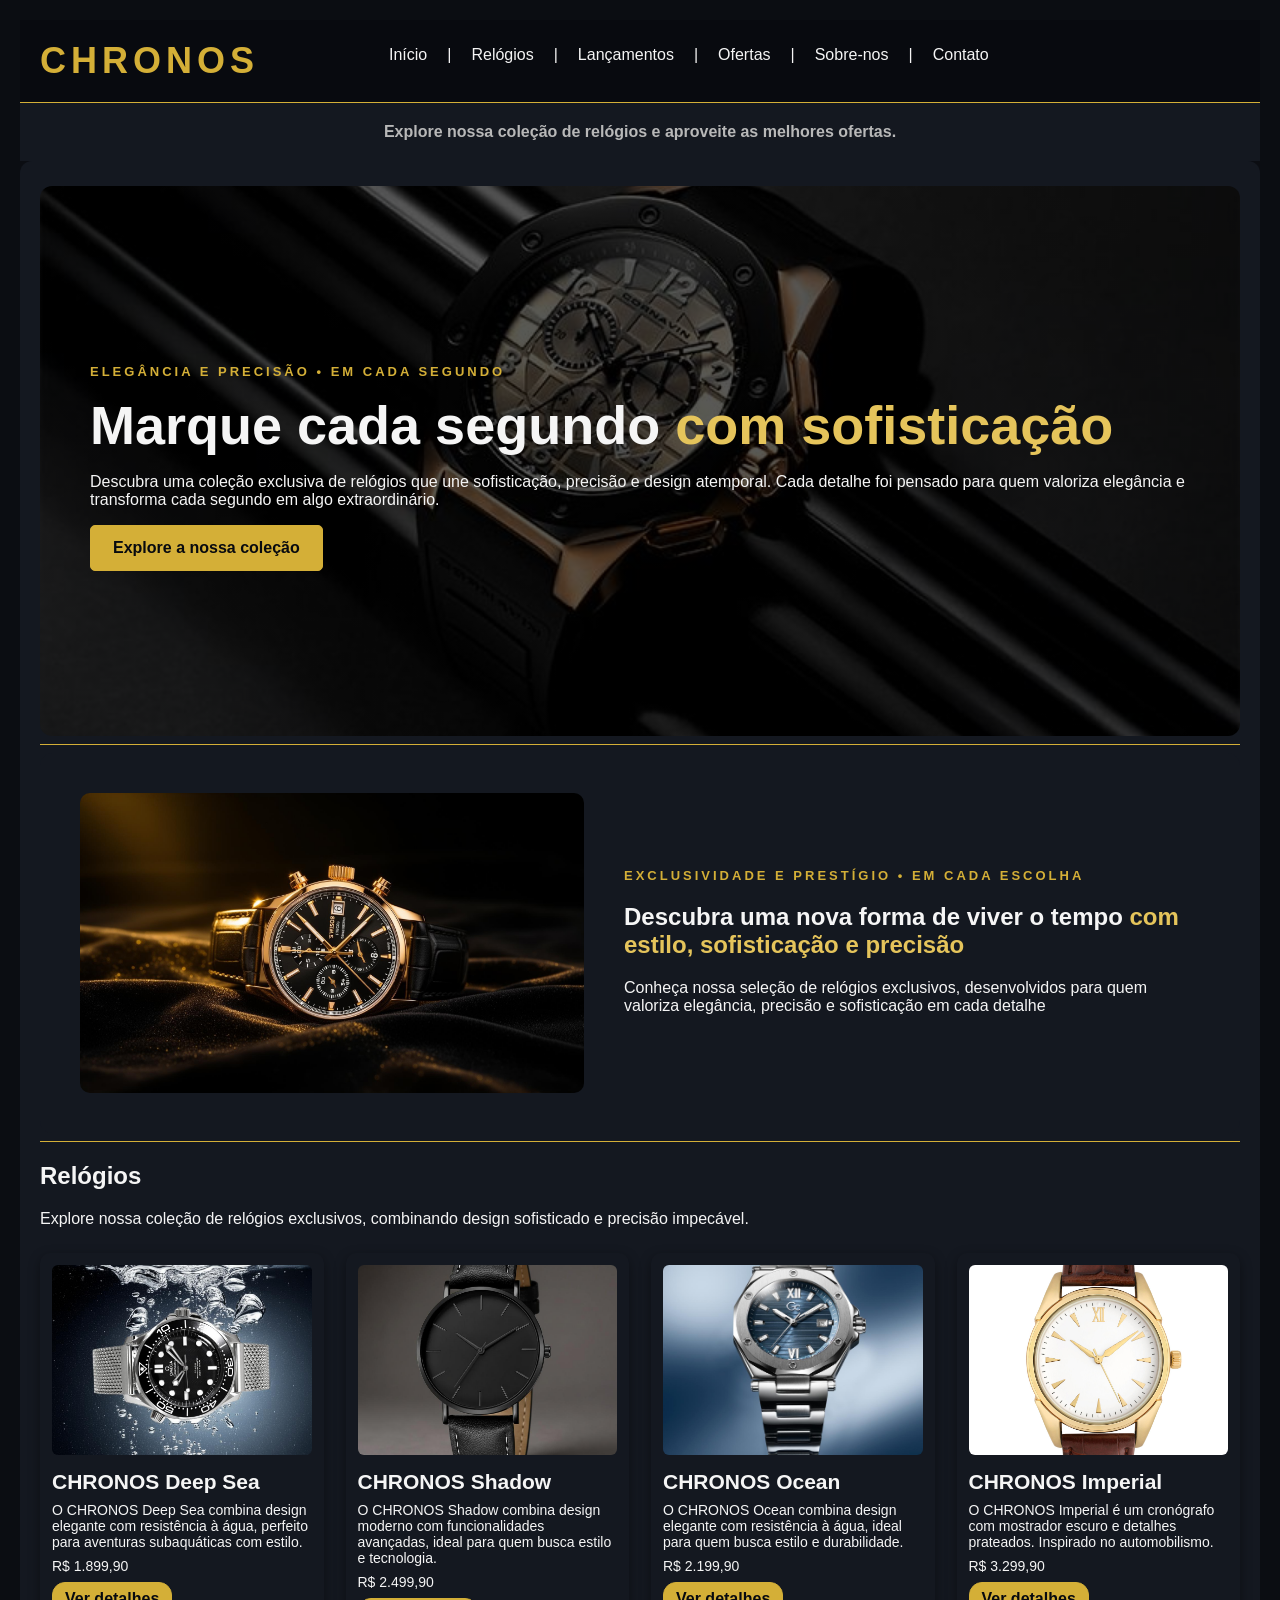
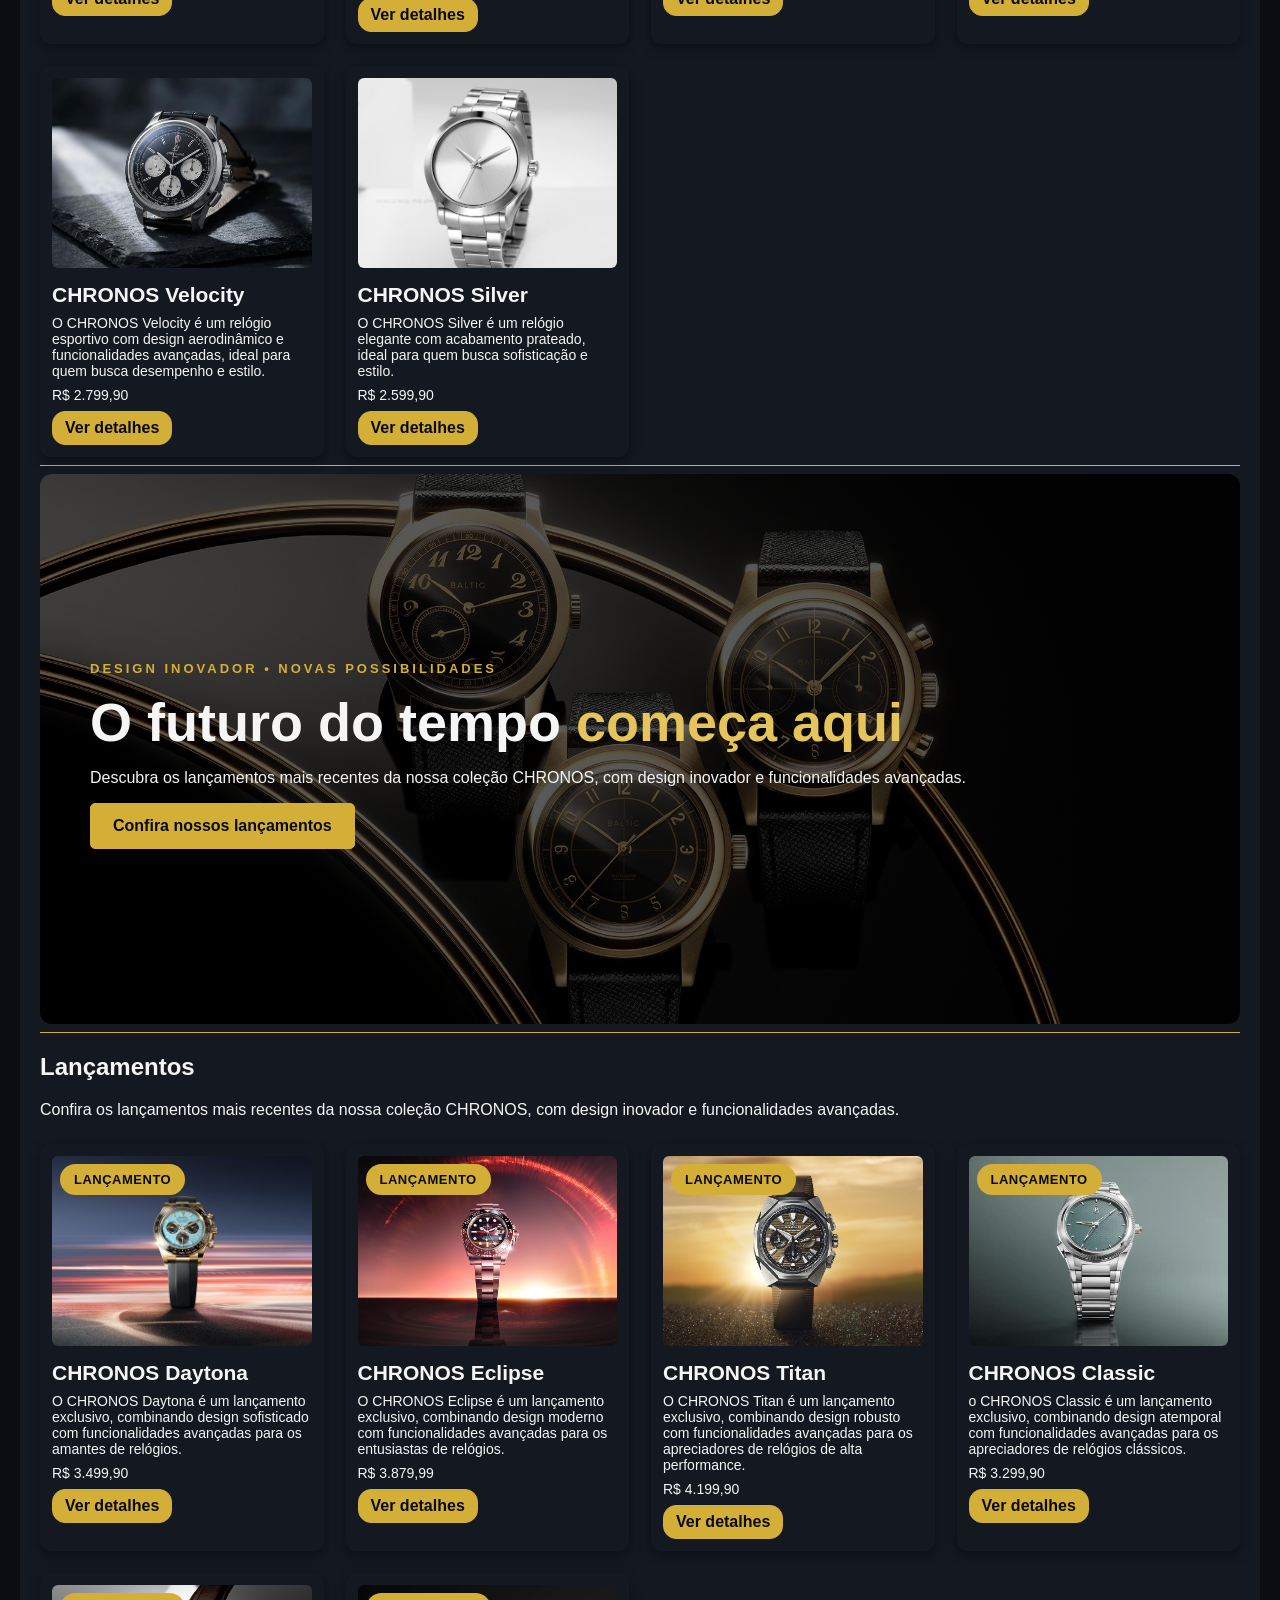
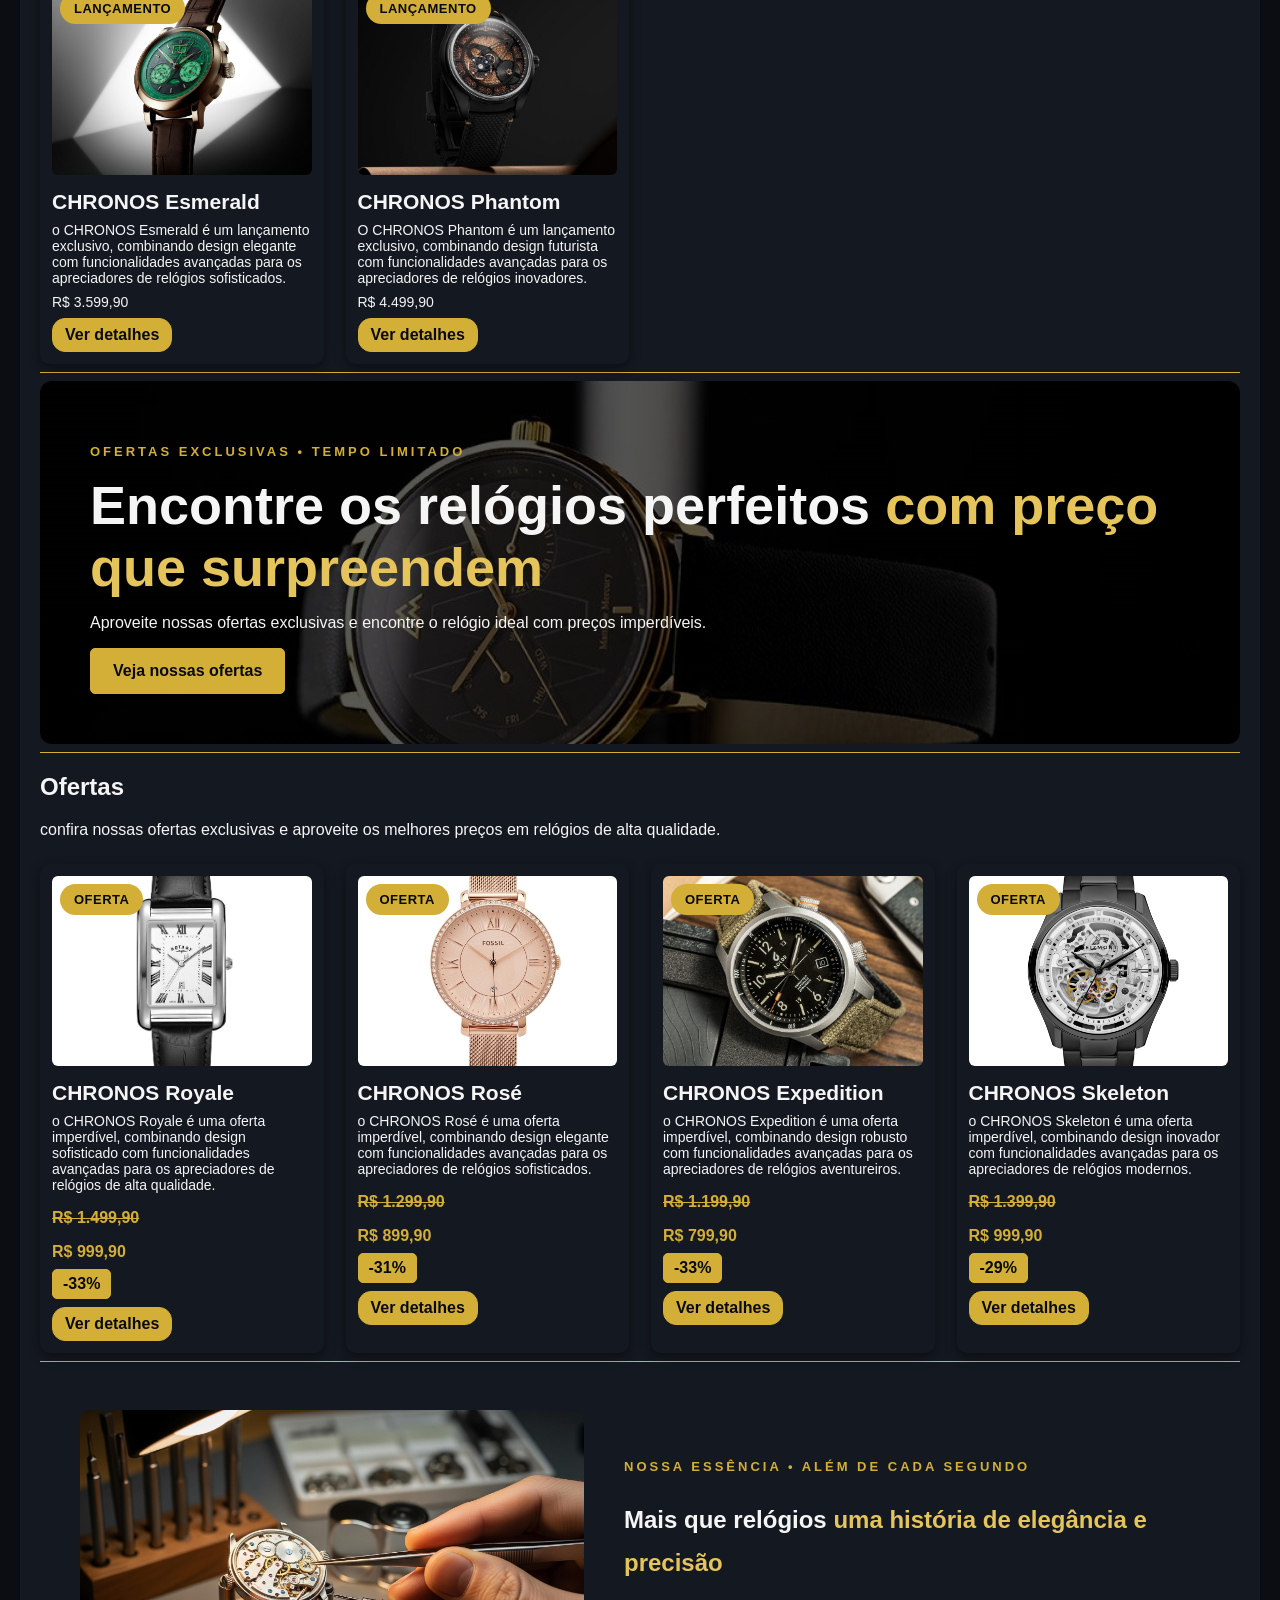
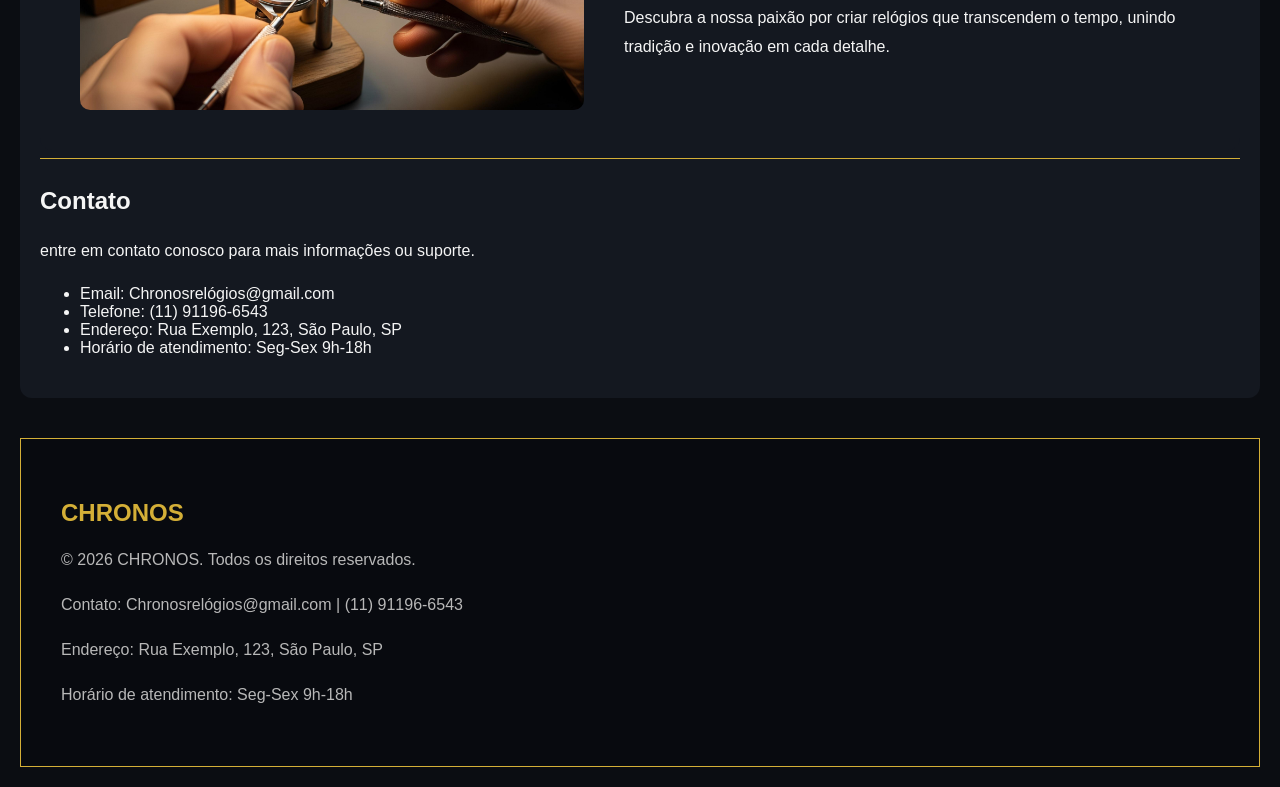
<file: index.html>
<!DOCTYPE html>
<html lang="pt-BR">
<head>
    <meta charset="UTF-8">
    <meta name="viewport" content="width=device-width, initial-scale=1.0">
    <link rel="icon" type="image/png" href="Imagem do ChatGPT 6 de nov. de 2026, 17_17_35.png">
    <link rel="stylesheet" href="style.css">
    <title>CHRONOS</title>
</head>
<body>
    <header>
        <h1 class="teste">CHRONOS</h1>
        <div align="center">    
            <nav>
                <a href="#Início">Início</a>|
                <a href="#Relógios">Relógios</a>|
                <a href="#Lançamentos">Lançamentos</a>|
                <a href="#Ofertas">Ofertas</a>|
                <a href="#sobre">Sobre-nos</a>|
                <a href="#contato">Contato</a>
            </nav>
        </div>
    </header>
    <p class="teste1">Explore nossa coleção de relógios e aproveite as melhores ofertas.</p>
    <main>
    <section class="banner-principal" id="Início">
        <div class="banner-conteudo">

            <p class="subtitulo">ELEGÂNCIA E PRECISÃO • EM CADA SEGUNDO</p>

            <h1>Marque cada segundo <span>com sofisticação</span></h1>

            <p>Descubra uma coleção exclusiva de relógios que une sofisticação, precisão e design atemporal. Cada detalhe foi pensado para quem valoriza elegância e transforma cada segundo em algo extraordinário.</p>

            <a href="#Relógios" class="botao-banner">Explore a nossa coleção</a>
        </div>
    </section>

    <hr>

    <section class="banner-inicio" id="banner-inicio">

        <img src="Imagem do ChatGPT 5 de nov. de 2026, 20_47_26.png" alt="Banner do inicio">

        <div class="banner-conteudo">

            <p class="subtitulo">EXCLUSIVIDADE E PRESTÍGIO • EM CADA ESCOLHA</p>

            <h1>Descubra uma nova forma de viver o tempo <span>com estilo, sofisticação e precisão</span></h1>

            <p>Conheça nossa seleção de relógios exclusivos, desenvolvidos para quem valoriza elegância, precisão e sofisticação em cada detalhe</p>

        </div>
    </section>

    <hr>

    <section>
        <h2 id="Relógios">Relógios</h2>
        <p>Explore nossa coleção de relógios exclusivos, combinando design sofisticado e precisão impecável.</p>
        <div class="container-cards">

            <div class="card">
                <img src="Imagem do ChatGPT 6 de nov. de 2026, 16_45_02.jpg" alt="CHRONOS Deep Sea">
                <h3>CHRONOS Deep Sea</h3>
                <p>O CHRONOS Deep Sea combina design elegante com resistência à água, perfeito para aventuras subaquáticas com estilo.</p>
                <p class="preco">R$ 1.899,90</p>
                <a href="produto.html?produto=CHRONOS Deep Sea" class="botao-card">Ver detalhes</a>
            </div>
            <div class="card">
                <img src="Imagem do ChatGPT 6 de nov. de 2026, 16_45_31.jpg" alt="CHRONOS Shadow">
                <h3>CHRONOS Shadow</h3>
                <p>O CHRONOS Shadow combina design moderno com funcionalidades avançadas, ideal para quem busca estilo e tecnologia.</p>
                <p class="preco">R$ 2.499,90</p>
                <a href="produto.html?produto=CHRONOS Shadow" class="botao-card">Ver detalhes</a>
            </div>
            <div class="card">
                <img src="Imagem do ChatGPT 6 de nov. de 2026, 16_46_12.jpg" alt="CHRONOS Ocean">
                <h3>CHRONOS Ocean</h3>
                <p>O CHRONOS Ocean combina design elegante com resistência à água, ideal para quem busca estilo e durabilidade.</p>
                <p class="preco">R$ 2.199,90</p>
                <a href="produto.html?produto=CHRONOS Ocean" class="botao-card">Ver detalhes</a>
            </div>
            <div class="card">
                <img src="Imagem do ChatGPT 6 de nov. de 2026, 16_46_18.jpg" alt="CHRONOS Imperial">
                <h3>CHRONOS Imperial</h3>
                <p>O CHRONOS Imperial é um cronógrafo com mostrador escuro e detalhes prateados. Inspirado no automobilismo.</p>
                <p class="preco">R$ 3.299,90</p>
                <a href="produto.html?produto=CHRONOS Imperial" class="botao-card">Ver detalhes</a>
            </div>
            <div class="card">
                <img src="Imagem do ChatGPT 6 de nov. de 2026, 16_46_28.jpg" alt="CHRONOS Velocity">
                <h3>CHRONOS Velocity</h3>
                <p>O CHRONOS Velocity é um relógio esportivo com design aerodinâmico e funcionalidades avançadas, ideal para quem busca desempenho e estilo.</p>
                <p class="preco">R$ 2.799,90</p>
                <a href="produto.html?produto=CHRONOS Velocity" class="botao-card">Ver detalhes</a>
            </div>
            <div class="card">
                <img src="Imagem do ChatGPT 6 de nov. de 2026, 16_47_07.jpg" alt="CHRONOS Silver">
                <h3>CHRONOS Silver</h3>
                <p>O CHRONOS Silver é um relógio elegante com acabamento prateado, ideal para quem busca sofisticação e estilo.</p>
                <p class="preco">R$ 2.599,90</p>
                <a href="produto.html?produto=CHRONOS Silver" class="botao-card">Ver detalhes</a>
            </div>
        </div>
    </section>

    <hr>

    <section class="banner-lançamentos" id="Lançamentos">
        <div class="banner-conteudo">

            <p class="subtitulo">DESIGN INOVADOR • NOVAS POSSIBILIDADES</p>

            <h1>O futuro do tempo <span>começa aqui</span></h1>

            <p>Descubra os lançamentos mais recentes da nossa coleção CHRONOS, com design inovador e funcionalidades avançadas.</p>

            <a href="#Lançamentos" class="botao-banner">Confira nossos lançamentos</a>
        </div>
    </section>

    <hr>

    <section>
        <h2 id="Lançamentos">Lançamentos</h2>
        <p>Confira os lançamentos mais recentes da nossa coleção CHRONOS, com design inovador e funcionalidades avançadas.</p>
        <div class="container-cards">

            <div class="card">
                <span class="selo">LANÇAMENTO</span>
                <img src="chronos-lancamento-1.jpg" alt="CHRONOS Daytona">
                <h3>CHRONOS Daytona</h3>
                <p>O CHRONOS Daytona é um lançamento exclusivo, combinando design sofisticado com funcionalidades avançadas para os amantes de relógios.</p>
                <p class="preco">R$ 3.499,90</p>
                <a href="produto.html?produto=CHRONOS Daytona" class="botao-card">Ver detalhes</a>
            </div>
            <div class="card">
                <span class="selo">LANÇAMENTO</span>
                <img src="chronos-lancamento-2.jpg" alt="CHRONOS Eclipse">
                <h3>CHRONOS Eclipse</h3>
                <p>O CHRONOS Eclipse é um lançamento exclusivo, combinando design moderno com funcionalidades avançadas para os entusiastas de relógios.</p>
                <p class="preco">R$ 3.879,99</p>
                <a href="produto.html?produto=CHRONOS Eclipse" class="botao-card">Ver detalhes</a>
            </div>
            <div class="card">
                <span class="selo">LANÇAMENTO</span>
                <img src="chronos-lancamento-3.jpg" alt="CHRONOS Titan">
                <h3>CHRONOS Titan</h3>
                <p>O CHRONOS Titan é um lançamento exclusivo, combinando design robusto com funcionalidades avançadas para os apreciadores de relógios de alta performance.</p>
                <p class="preco">R$ 4.199,90</p>
                <a href="produto.html?produto=CHRONOS Titan" class="botao-card">Ver detalhes</a>
            </div>
            <div class="card">
                <span class="selo">LANÇAMENTO</span>
                <img src="chronos-lancamento-4.jpg" alt="CHRONOS Classic">
                <h3>CHRONOS Classic</h3>
                <p>o CHRONOS Classic é um lançamento exclusivo, combinando design atemporal com funcionalidades avançadas para os apreciadores de relógios clássicos.</p>
                <p class="preco">R$ 3.299,90</p>
                <a href="produto.html?produto=CHRONOS Classic" class="botao-card">Ver detalhes</a>
            </div>
            <div class="card">
                <span class="selo">LANÇAMENTO</span>
                <img src="chronos-lancamento-5.jpg" alt="CHRONOS Esmerald">
                <h3>CHRONOS Esmerald</h3>
                <p>o CHRONOS Esmerald é um lançamento exclusivo, combinando design elegante com funcionalidades avançadas para os apreciadores de relógios sofisticados.</p>
                <p class="preco">R$ 3.599,90</p>
                <a href="produto.html?produto=CHRONOS Esmerald" class="botao-card">Ver detalhes</a>
            </div>
            <div class="card">
                <span class="selo">LANÇAMENTO</span>
                <img src="chronos-lancamento-6.jpg" alt="CHRONOS Phantom">
                <h3>CHRONOS Phantom</h3>
                <p>O CHRONOS Phantom é um lançamento exclusivo, combinando design futurista com funcionalidades avançadas para os apreciadores de relógios inovadores.</p>
                <p class="preco">R$ 4.499,90</p>
                <a href="produto.html?produto=CHRONOS Phantom" class="botao-card">Ver detalhes</a>
            </div>
        </div>
    </section>

    <hr>

    <section class="banner-ofertas" id="Ofertas">
        <div class="banner-conteudo">

            <p class="subtitulo">OFERTAS EXCLUSIVAS • TEMPO LIMITADO</p>

            <h1>Encontre os relógios perfeitos <span>com preço que surpreendem</span></h1>

            <p>Aproveite nossas ofertas exclusivas e encontre o relógio ideal com preços imperdíveis.</p>

            <a href="#Ofertas" class="botao-banner">Veja nossas ofertas</a>
        </div>
    </section>

    <hr>

    <section>
        <h2 id="Ofertas">Ofertas</h2>
        <p>confira nossas ofertas exclusivas e aproveite os melhores preços em relógios de alta qualidade.</p>
        <div class="container-cards">

            <div class="card">
                <span class="selo">OFERTA</span>
                <img src="Imagem do ChatGPT 7 de nov. de 2026, 16_21_48.png" alt="CHRONOS Royale">
                <h3>CHRONOS Royale</h3>
                <p>o CHRONOS Royale é uma oferta imperdível, combinando design sofisticado com funcionalidades avançadas para os apreciadores de relógios de alta qualidade.</p>
                <span class="preco-antigo">R$ 1.499,90</span>
                <span class="preco-atual">R$ 999,90</span>
                <span class="desconto">-33%</span>
                <a href="produto.html?produto=CHRONOS Royale" class="botao-card">Ver detalhes</a>
            </div>
            <div class="card">
                <span class="selo">OFERTA</span>
                <img src="Imagem do ChatGPT 7 de nov. de 2026, 16_21_54.png" alt="CHRONOS Rosé">
                <h3>CHRONOS Rosé</h3>
                <p>o CHRONOS Rosé é uma oferta imperdível, combinando design elegante com funcionalidades avançadas para os apreciadores de relógios sofisticados.</p>
                <span class="preco-antigo">R$ 1.299,90</span>
                <span class="preco-atual">R$ 899,90</span>
                <span class="desconto">-31%</span>
                <a href="produto.html?produto=CHRONOS Rosé" class="botao-card">Ver detalhes</a>
            </div>
            <div class="card">
                <span class="selo">OFERTA</span>
                <img src="Imagem do ChatGPT 7 de nov. de 2026, 16_21_59.png" alt="CHRONOS Expedition">
                <h3>CHRONOS Expedition</h3>
                <p>o CHRONOS Expedition é uma oferta imperdível, combinando design robusto com funcionalidades avançadas para os apreciadores de relógios aventureiros.</p>
                <span class="preco-antigo">R$ 1.199,90</span>
                <span class="preco-atual">R$ 799,90</span>
                <span class="desconto">-33%</span>
                <a href="produto.html?produto=CHRONOS Expedition" class="botao-card">Ver detalhes</a>
            </div>
            <div class="card">
                <span class="selo">OFERTA</span>
                <img src="Imagem do ChatGPT 7 de nov. de 2026, 16_22_03.png" alt="CHRONOS Skeleton">
                <h3>CHRONOS Skeleton</h3>
                <p>o CHRONOS Skeleton é uma oferta imperdível, combinando design inovador com funcionalidades avançadas para os apreciadores de relógios modernos.</p>
                <span class="preco-antigo">R$ 1.399,90</span>
                <span class="preco-atual">R$ 999,90</span>
                <span class="desconto">-29%</span>
                <a href="produto.html?produto=CHRONOS Skeleton" class="botao-card">Ver detalhes</a>
            </div>
        </div>
    </section>

    <hr>

    <section class="banner-sobre" id="sobre">

        <img src="Imagem do ChatGPT 7 de nov. de 2026, 16_38_15.png" alt="Banner sobre">

        <div class="banner-conteudo">

            <p class="subtitulo">NOSSA ESSÊNCIA • ALÉM DE CADA SEGUNDO</p>

            <h1>Mais que relógios <span>uma história de elegância e precisão</span></h1>

            <p>Descubra a nossa paixão por criar relógios que transcendem o tempo, unindo tradição e inovação em cada detalhe.</p>
        </div>
    </section>

    <hr>

    <section>
        <h2 id="contato">Contato</h2>
        <p>entre em contato conosco para mais informações ou suporte.</p>
        <ul>
            <li>Email: Chronosrelógios@gmail.com</li>
            <li>Telefone: (11) 91196-6543</li>
            <li>Endereço: Rua Exemplo, 123, São Paulo, SP</li>
            <li>Horário de atendimento: Seg-Sex 9h-18h</li>
        </ul>
    </section>
    </main>

    <footer>
        <h2>CHRONOS</h2>

        <p>&copy; 2026 CHRONOS. Todos os direitos reservados.</p>

        <p>Contato: Chronosrelógios@gmail.com | (11) 91196-6543</p>

        <p>Endereço: Rua Exemplo, 123, São Paulo, SP</p>

        <p>Horário de atendimento: Seg-Sex 9h-18h</p>
    </footer>
</body>
</html>
</file>
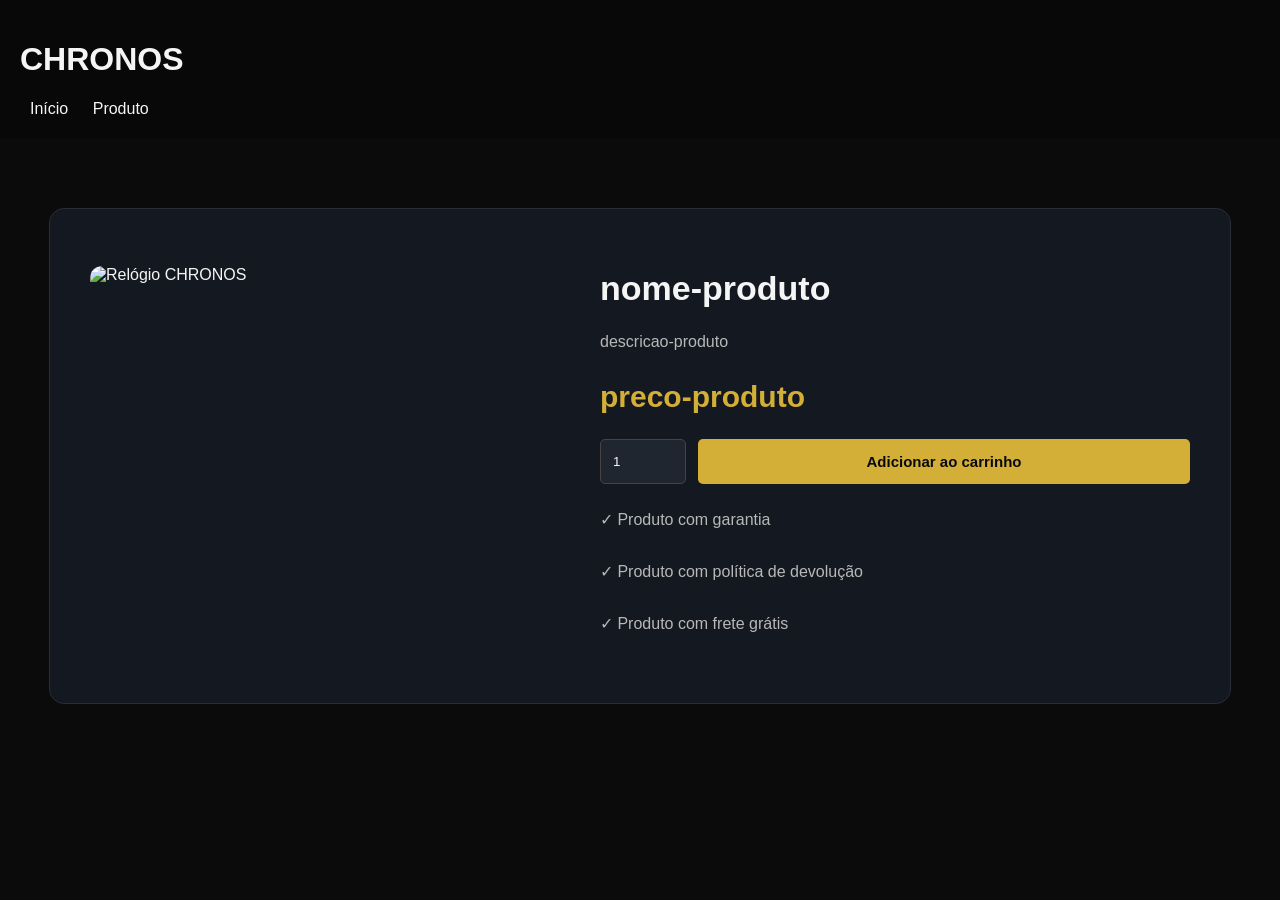
<file: produto.html>
<!DOCTYPE html>
<html lang="pt-BR">
<head>
    <meta charset="UTF-8">
    <meta name="viewport" content="width=device-width, initial-scale=1.0">
    <link rel="icon" type="image/png" href="Imagem do ChatGPT 6 de nov. de 2026, 17_17_35.png">
    <link rel="stylesheet" href="page.css">
    <title>CHRONOS | Produto</title>
</head>
<body>
    <header>
        <h1>CHRONOS</h1>
        <nav>
            <a href="index.html">Início</a>
            <a href="produto.html">Produto</a>
        </nav>
    </header>
    <main>
        <section id="produto">
            <img id="imagem-produto" alt="Relógio CHRONOS">

            <div class="informacoes">
                <h2 id="nome-produto">nome-produto</h2>

                <p id="descricao-produto">descricao-produto</p>

                <span class="preco" id="preco-produto">preco-produto</span>

                <div class="compra">
                    <input type="number" value="1" min="1" id="quantidade">

                <button id="adicionar-carrinho">Adicionar ao carrinho</button>
            </div>

            <p class="garantia">✓ Produto com garantia</p>
            <p class="garantia">✓ Produto com política de devolução</p>
            <p class="garantia">✓ Produto com frete grátis</p>

        </div>
        </section>
    </main>

    <script src="script.js"></script>
</body>
</html>
</file>
<file: style.css>
body {
    font-family: arial, sans-serif;
    margin: 0;
    padding: 20px;
    background-color: #0B0D12;
    color: #F5F5F5;
}

main {
    max-width: 1200px;
    margin: 0 auto;
    padding: 25px 20px;
    border-radius: 12px;
    background-color: #141820;
    color: #F5F5F5;
}

header { 
    display: flex;
    gap: 120px;
    padding: 20px;
    text-align: center;
    border-bottom: 1px solid #D4AF37;
    background-color: #080A0F;
    color: #F5F5F5;
}

header p {
    color: #D4AF37;
    margin: 5px 0 18px;
}

.teste {
    color: #D4AF37;
    margin: 0;
    text-align: center;
    font-size: 36px;
    letter-spacing: 5px;
}

nav {
    display: flex;
    justify-content: center;
    gap: 10px;
    align-items: center;
    flex-wrap: wrap;
}

nav a {
    color: #F5F5F5;
    padding: 6px 10px;
    transition: color 0.3s ease;
    text-decoration: none;
    border-radius: 4px;
}

nav a:hover {
    color: #D4AF37;
    background-color: #202630;
}

.teste1 {
    padding: 20px;
    font-weight: bold;
    text-align: center;
    margin: 0;
    color: #B8B8B8;
    background-color: #141820;
}

hr {
    border: none;
    margin-bottom: 8px;
    border-top: 1px solid #D4AF37;
}

section > hr {
    color: #D4AF37;
    margin-bottom: 8px;
    font-size: 30px;
}

section > p {
    margin-bottom: 25px;
}

.banner-principal {
    min-height: 450px;
    display: flex;
    align-items: center;
    overflow: hidden;
    border-radius: 12px;
    padding: 50px;

    background-image: linear-gradient(rgba(0, 0, 0, 0.65), rgba(0, 0, 0, 0.65)), url(Imagem\ do\ ChatGPT\ 8\ de\ nov.\ de\ 2026\,\ 16_40_54.png);
    background-position: center;
    background-repeat: no-repeat;
    background-size: cover;
} 

.banner-lançamentos {
    min-height: 450px;
    display: flex;
    align-items: center;
    overflow: hidden;
    border-radius: 12px;
    padding: 50px;

    background-image: linear-gradient(rgba(0, 0, 0, 0.65), rgba(0, 0, 0, 0.65)), url(Imagem\ do\ ChatGPT\ 8\ de\ nov.\ de\ 2026\,\ 16_46_43.png);
    background-position: center;
    background-size: cover;
    background-repeat: no-repeat;
}

.banner-ofertas {
    min-width: 450px;
    display: flex;
    align-items: center;
    overflow: hidden;
    border-radius: 12px;
    padding: 50px;
    
    background-image: linear-gradient(rgba(0, 0, 0, 0.65), rgba(0, 0, 0, 0.65)), url(Imagem\ do\ ChatGPT\ 8\ de\ nov.\ de\ 2026\,\ 16_51_49.png);
    background-size: cover;
    background-repeat: no-repeat;
    background-position: center;
}

.banner-conteudo {
    min-height: 0;
}

.subtitulo {
    color: #D4AF37;
    font-size: 13px;
    letter-spacing: 3px;
    font-weight: bold;
}

.banner-ofertas h1 {
    margin: 15px 0;
    font-size: clamp(34px, 5vw, 54px);
    line-height: 1.15;
}

.banner-ofertas h1 span {
    color: #E5C45B;
}

.banner-principal h1 {
    margin: 15px 0;
    font-size: clamp(34px, 5vw, 54px);
    line-height: 1.15;
}

.banner-principal h1 span {
    color: #E5C45B;
}

.banner-lançamentos h1 {
    margin: 15px 0;
    font-size: clamp(34px, 5vw, 54px);
    line-height: 1.15;
}

.banner-lançamentos h1 span {
    color: #E5C45B;
}

.botao-banner {
    font-weight: bold;
    display: inline-block;
    padding: 13px 22px;
    text-decoration: none;
    color: #080A0F;
    background-color: #D4AF37;
    border: 1px solid #D4AF37;
    border-radius: 5px;
    transition: background-color 0.3s ease;
}

.botao-banner:hover {
    color: #080A0F;
    background-color: #F0CF65;
    transform: translateY(2px);
}

.banner-inicio {
    display: flex;
    align-items: center;
    gap: 40px;
    padding: 40px;
    border-radius: 12px;
    background-color: #141820;
    color: #F5F5F5;
}

.banner-inicio img {
    height: 300px;
    width: 45%;
    object-fit: cover;
    border-radius: 10px;
}

.banner-inicio .banner-conteudo {
    flex: 1;
}

.banner-inicio h1 span {
    color: #E5C45B;
}

.banner-sobre {
    display: flex;
    align-items: center;
    border-radius: 12px;
    gap: 40px;
    padding: 40px;
    background-color: #141820;
    color: #F5F5F5;
}

.banner-sobre img {
    object-fit: cover;
    width: 45%;
    height: 300px;
    border-radius: 10px;
}

.banner-sobre .banner-conteudo {
    flex: 1;
}

.banner-sobre h1 span {
    color: #E5C45B;
}

.container-cards {
    display: grid;
    grid-template-columns: repeat(4, minmax(0, 1fr));
    gap: 22px;
}

.card {
    position: relative;
    min-height: 0;
    overflow: hidden;
    border-radius: 10px;
    padding: 12px;
    transition: 0.3s;
    box-shadow: 0 4px 12px rgba(0, 0, 0, 0.4);
    background-color: #141820;
    color: #F5F5F5
}

.card:hover {
    background-color: #1B222D;
    transform: translateY(-5px);
    box-shadow: 0 10px 25px rgba(0, 0, 0, 0.4);
}

.card a {
    text-decoration: none;
}

.card img {
    display: block;
    width: 100%;
    border-radius: 6px;
    height: 190px;
    object-fit: cover;
}

.card h3 {
    font-size: 21px;
    margin: 15px 0 8px;
    color: #F5F5F5;
}

.card p {
    font-size: 14px;
    margin: 8px 0;
}

.botao-card {
    font-weight: 700;
    display: inline-block;
    border-radius: 13px;
    cursor: pointer;
    padding: 7px 12px;
    transition: 0.3s;
    border: 1px solid #D4AF37;
    background-color: #D4AF37;
    color: #080A0F;
}

.selo {
    position: absolute;
    left: 20px;
    top: 20px;
    z-index: 1;

    background-color: #D4AF37;
    color: #080A0F;

    font-weight: bold;
    padding: 8px 14px;
    border-radius: 20px;
    font-size: 13px;
    letter-spacing: 0.5px;
}

.preco-antigo {
    margin: 8px 0;
    display: block;
    width: fit-content;
    text-decoration: line-through;
    color: #D4AF37;
    font-weight: bold;
    font-size: 16px;
    margin-top: 16px;
}

.preco-atual {
    margin: 8px 0;
    width: fit-content;
    display: block;
    color: #D4AF37;
    font-weight: bold;
    font-size: 16px;
    margin-top: 16px;
}

.desconto {
    margin: 8px 0;
    width: fit-content;
    display: block;
    background-color: #D4AF37;
    color: #080A0F;
    border: 1px solid #D4AF37;
    border-radius: 5px;
    padding: 5px 10px;
    font-weight: bold;
}

footer {
    background-color: #080A0F;
    color: #F5F5F5;
    padding: 40px;
    margin-top: 40px;
    border: 1px solid #D4AF37;
}

footer h2 {
    color: #D4AF37;
    text-decoration: none;
    transition: color 0.3s;
}

footer p {
    color: #B8B8B8;
    line-height: 1.8;
}

footer a {
    color: #D4AF37;
    text-decoration: none;
    transition: color 0.3s;
}

footer a:hover {
    color: #F5F5F5;
}

#sobre,
#contato {
    line-height: 1.8;
}

#contato ul {
    padding-left: 22px;
}

#contato li {
    margin-bottom: 8px;
}

@media (max-width: 950px) {
    .container-cards {
        grid-template-columns: repeat(2, minmax(0, 1fr));
    }
    
    .banner {
        padding: 35px;
    }
}

@media (max-width: 400px) {
    main {
        padding: 18px 14px;
    }

    .teste {
        font-size: 30px;
    }

    nav {
        gap: 4px;
    }

    nav a {
        padding: 5px;
        font-size: 14px;
    }

    .banner {
        padding: 24px;
        min-height: 380px;
        background-position: center;
    }

    .banner h1 {
        font-size: 34px;
    }

    .container-cards {
        grid-template-columns: 1fr;
    }

    .card img {
        height: 220px;
    }

    section > h2 {
        font-size: 26px;
    }

    hr {
        margin: 30px 0;
    }
}

@media (max-width: 600px) {

    body {
        padding: 10px;
    }

    main {
        padding: 15px 10px;
    }

    .banner-inicio,
    .banner-sobre {
        flex-direction: column;
        padding: 20px;
        gap: 20px;
    }

    .banner-inicio img,
    .banner-sobre img {
        width: 100%;
        max-width: 350px;
        height: 250px;
    }

    .banner-inicio .banner-conteudo,
    .banner-sobre .banner-conteudo {
        width: 100%;
        min-width: 0;
    }

    .banner-inicio h1,
    .banner-sobre h1 {
        font-size: 32px;
        overflow-wrap: break-word;
    }

    .banner-inicio p,
    .banner-sobre p {
        overflow-wrap: break-word;
    }

    .banner-principal,
    .banner-lançamentos,
    .banner-ofertas {
        padding: 20px;
        min-height: 350px;
        background-position: center;
    }

    .banner-principal h1,
    .banner-lançamentos h1,
    .banner-ofertas h1 {
        font-size: 32px;
    }

    .banner-principal p,
    .banner-lançamentos p,
    .banner-ofertas p {
        overflow-wrap: break-word;
    }

    footer {
        padding: 20px 12px;
    }

    footer h2 {
        font-size: 26px;
    }

    footer p {
        font-size: 13px;
        overflow-wrap: break-word;
    }

    .preco-antigo,
    .preco-atual,
    .desconto {
        font-size: 14px;
    }

    .botao-card {
        max-width: 100%;
        box-sizing: border-box;
    }
}
</file>
<file: page.css>
body {
    background-color: #0B0B0B;
    color: #F5F5F5;
    font-family: Arial, sans-serif;
    margin: 0;
}

header {
    background-color: #080808;
    padding: 20px;
}

nav a {
    text-decoration: none;
    border-radius: 4px;
    padding: 6px 10px;
    transition: color 0.3s ease; 
    color: #F5F5F5;
}

nav a:hover {
    color: #D4AF37;
    background-color: #202630;
}

#produto {
    display: flex;
    align-items: center;
    gap: 60px;
    max-width: 1100px;
    margin: 70px auto;
    padding: 40px;
    background-color: #141820;
    border: 1px solid #292D35;
    border-radius: 15px;
}

#produto img {
    width: 45%;
    max-width: 450px;
    height: 380px;
    border-radius: 12px;
    object-fit: cover;
}

.imagem-container {
    flex: 1;
    display: flex;
    align-items: center;
    justify-content: center;
    background-color: #0B0D12;
    border-radius: 12px;
    padding: 20px;
}

.imagem-container img {
    width: 100%;
    border-radius: 12px;
    max-width: 450px;
    height: 380px;
    object-fit: contain;
    background-color: #0B0D12;
    padding: 12px;
}

.informacoes {
    flex: 1;
}

.categoria {
    color: #D4AF37;
    font-size: 12px;
    letter-spacing: 2px;
}

.informacoes h2 {
    color: #F5F5F5;
    font-size: 34px;
    margin: 20px 0;
}

.informacoes p {
    color: #B8B8B8;
    font-size: 16px;
    line-height: 1.7;
    margin-bottom: 25px;
}

.preco {
    display: block;
    color: #D4AF37;
    font-size: 30px;
    font-weight: bold;
    margin: 25px 0;
}

.compra {
    display: flex;
    gap: 12px;
}

.compra input {
    width: 60px;
    padding: 12px;
    background-color: #202630;
    color: #F5F5F5;
    border: 1px solid #444;
    border-radius: 5px;
}

.compra button {
    flex: 1;
    background-color: #D4AF37;
    color: #080A0F;
    border: none;
    border-radius: 5px;
    cursor: pointer;
    font-weight: bold;
    padding: 14px;
}

.compra button:hover {
    background-color: #F0CF65;
}

.garantia {
    margin-top: 22px;
    font-size: 13px;
}
button {
    background-color: #D4AF37;
    color: #080A0F;
    padding: 14px 25px;
    border-radius: 6px;
    font-size: 15px;
    transition: 0.3s;
    cursor: pointer;
    border: none;
    padding: 12px 20px;
}

button:hover {
    background-color: #F0CF65;
    transform: translateY(-3px);
}
</file>
